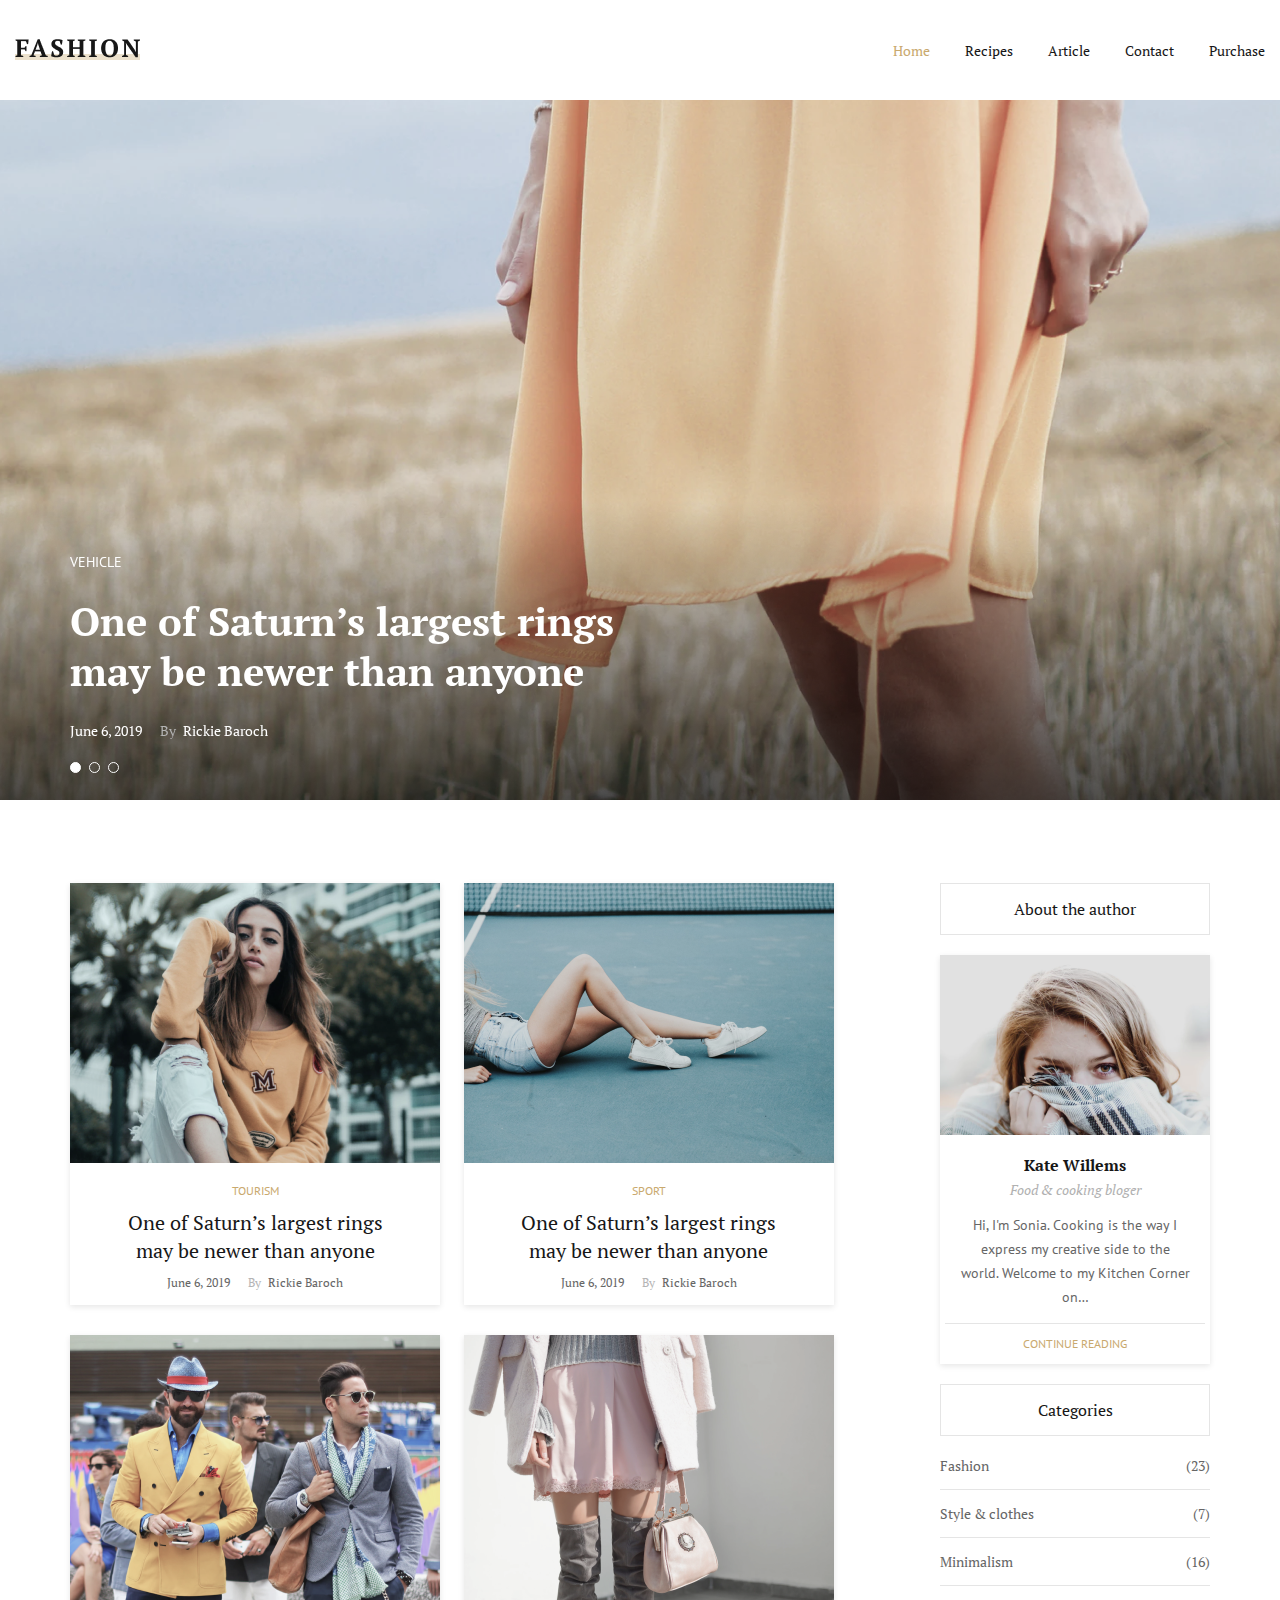
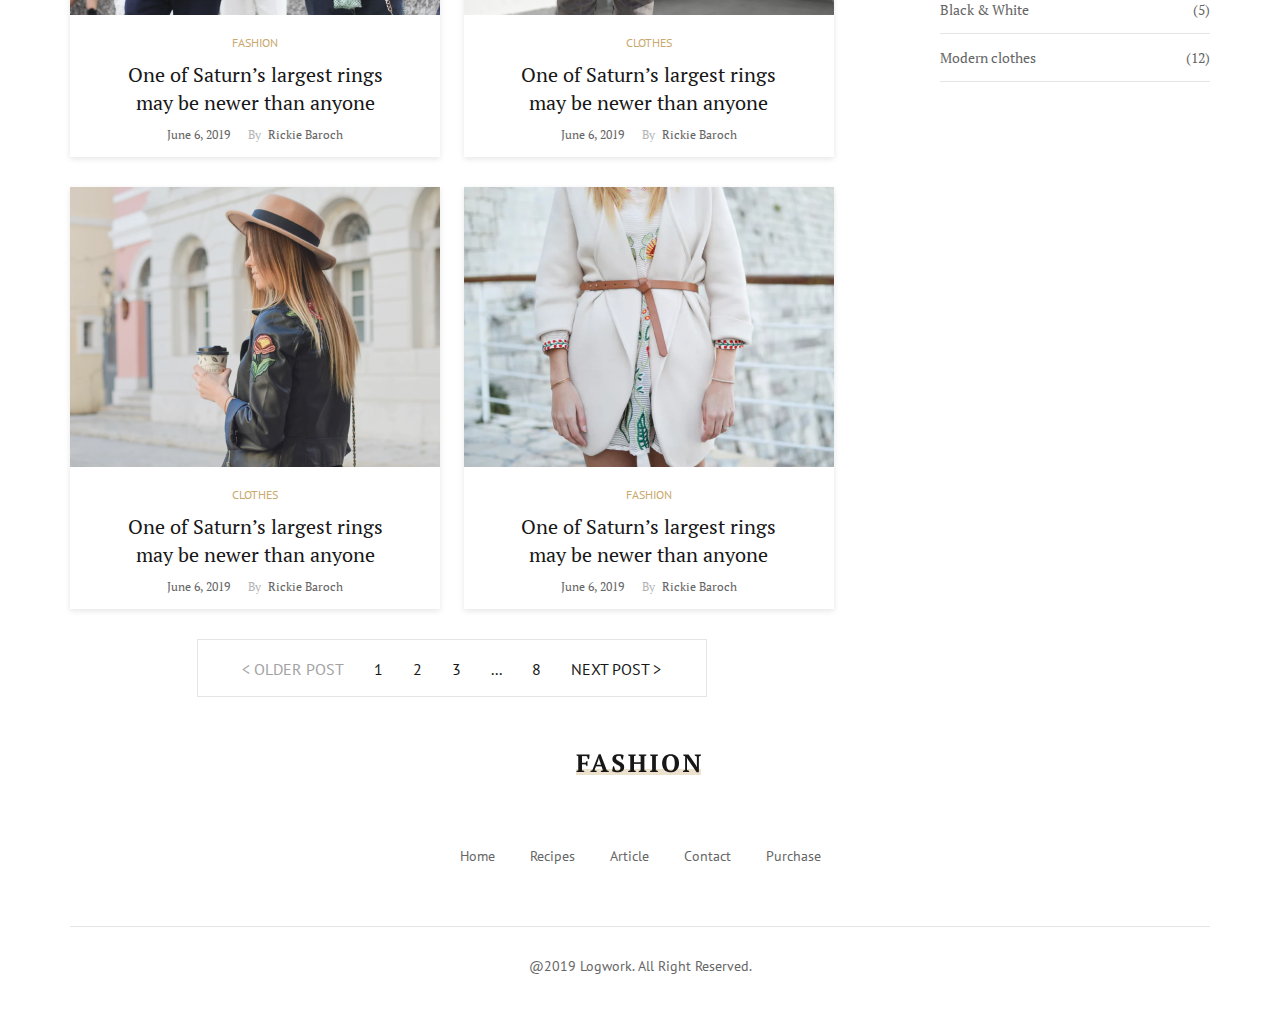
<file: index.html>
<!doctype html>
<html lang="en">
<head>
  <meta charset="UTF-8">
  <meta name="viewport"
        content="width=device-width, user-scalable=no, initial-scale=1.0, maximum-scale=1.0, minimum-scale=1.0">
  <meta http-equiv="X-UA-Compatible" content="ie=edge">
  <title>Fashion Blog</title>
  <link rel="preconnect" href="https://fonts.gstatic.com">
  <link href="https://fonts.googleapis.com/css2?family=PT+Sans&family=PT+Serif:ital,wght@0,400;0,700;1,400&display=swap" rel="stylesheet">
  <link rel="stylesheet" href="css/slick.css">
  <link rel="stylesheet" href="css/style.css">
</head>
<body>
  <header class="header">
    <div class="container-big">
      <div class="header-top">
        <a class="header-top__logo" href="#">
          <img src="images/logotype.png" alt="picture" class="header__img">
        </a>
        <nav class="header-top__menu">
          <ul class="header-top__list">
            <li class="header-top__item"><a class="header-top__link header-top__link-active" href="#">Home</a></li>
            <li class="header-top__item"><a class="header-top__link" href="#">Recipes</a></li>
            <li class="header-top__item"><a class="header-top__link" href="#">Article</a></li>
            <li class="header-top__item"><a class="header-top__link" href="#">Contact</a></li>
            <li class="header-top__item"><a class="header-top__link" href="#">Purchase</a></li>
          </ul>
        </nav>
        <div class="burger-menu"></div>
      </div>
    </div>
  </header>

  <section class="slider">
    <div class="slider__inner">
      <div class="slider__item" style="background-image: url('images/slider-bg.png');">
        <div class="slider__item-box container">
          <p class="slider__rubric">vehicle</p>
          <h1 class="slider__title">
            One of Saturn’s largest rings may be newer than anyone
          </h1>
          <p class="slider__date-author">
            <span class="date">June 6, 2019</span>
            <span class="by">By</span>
            <span class="author">Rickie Baroch</span>
          </p>
        </div>
      </div>
      <div class="slider__item" style="background-image: url('images/slider-bg.png');">
        <div class="slider__item-box container">
          <p class="slider__rubric">vehicle</p>
          <h1 class="slider__title">
            One of Saturn’s largest rings may be newer than anyone
          </h1>
          <p class="slider__date-author">
            <span class="date">June 6, 2019</span>
            <span class="by">By</span>
            <span class="author">Rickie Baroch</span>
          </p>
        </div>
      </div>
      <div class="slider__item" style="background-image: url('images/slider-bg.png');">
        <div class="slider__item-box container">
          <p class="slider__rubric">vehicle</p>
          <h1 class="slider__title">
            One of Saturn’s largest rings may be newer than anyone
          </h1>
          <p class="slider__date-author">
            <span class="date">June 6, 2019</span>
            <span class="by">By</span>
            <span class="author">Rickie Baroch</span>
          </p>
        </div>
      </div>
    </div>
  </section>

  <section class="post">
    <div class="container">
      <div class="post__inner">
        <div class="post__left">
          <div class="post__box">
            <a href="#" class="post__item">
              <img src="images/post-img1.png" alt="picture">
              <div class="post__info">
                <p class="post__rubric">Tourism</p>
                <h1 class="post__title">
                  One of Saturn’s largest rings may be newer than anyone
                </h1>
                <p class="post__date-author">
                  <span class="date">June 6, 2019</span>
                  <span class="by">By</span>
                  <span class="author">Rickie Baroch</span>
                </p>
              </div>
            </a>
            <a href="#" class="post__item">
              <img src="images/post-img2.png" alt="picture">
              <div class="post__info">
                <p class="post__rubric">Sport</p>
                <h1 class="post__title">
                  One of Saturn’s largest rings may be newer than anyone
                </h1>
                <p class="post__date-author">
                  <span class="date">June 6, 2019</span>
                  <span class="by">By</span>
                  <span class="author">Rickie Baroch</span>
                </p>
              </div>
            </a>
            <a href="#" class="post__item">
              <img src="images/post-img3.png" alt="picture">
              <div class="post__info">
                <p class="post__rubric">Fashion</p>
                <h1 class="post__title">
                  One of Saturn’s largest rings may be newer than anyone
                </h1>
                <p class="post__date-author">
                  <span class="date">June 6, 2019</span>
                  <span class="by">By</span>
                  <span class="author">Rickie Baroch</span>
                </p>
              </div>
            </a>
            <a href="#" class="post__item">
              <img src="images/post-img4.png" alt="picture">
              <div class="post__info">
                <p class="post__rubric">Clothes</p>
                <h1 class="post__title">
                  One of Saturn’s largest rings may be newer than anyone
                </h1>
                <p class="post__date-author">
                  <span class="date">June 6, 2019</span>
                  <span class="by">By</span>
                  <span class="author">Rickie Baroch</span>
                </p>
              </div>
            </a>
            <a href="#" class="post__item">
              <img src="images/post-img5.png" alt="picture">
              <div class="post__info">
                <p class="post__rubric">Clothes</p>
                <h1 class="post__title">
                  One of Saturn’s largest rings may be newer than anyone
                </h1>
                <p class="post__date-author">
                  <span class="date">June 6, 2019</span>
                  <span class="by">By</span>
                  <span class="author">Rickie Baroch</span>
                </p>
              </div>
            </a>
            <a href="#" class="post__item">
              <img src="images/post-img6.png" alt="picture">
              <div class="post__info">
                <p class="post__rubric">Fashion</p>
                <h1 class="post__title">
                  One of Saturn’s largest rings may be newer than anyone
                </h1>
                <p class="post__date-author">
                  <span class="date">June 6, 2019</span>
                  <span class="by">By</span>
                  <span class="author">Rickie Baroch</span>
                </p>
              </div>
            </a>
          </div>
          <div class="post__pagination">
            <nav>
              <ul class="pagination">
                <li class="pagination__item pagination-prev"><a class="pagination__link link-prev disable" href="#"> < older post </a></li>
                <li class="pagination__item"><a class="pagination__link" href="#">1</a></li>
                <li class="pagination__item"><a class="pagination__link" href="#">2</a></li>
                <li class="pagination__item"><a class="pagination__link" href="#">3</a></li>
                <li class="pagination__item"><a class="pagination__link" href="#">...</a></li>
                <li class="pagination__item"><a class="pagination__link" href="#">8</a></li>
                <li class="pagination__item pagination-next"><a class="pagination__link link-next" href="#"> next post > </a></li>
              </ul>
            </nav>
          </div>
        </div>
        <div class="sidebar">
          <div class="sidebar__toptitle">About the author</div>
          <div class="sidebar__info info-block">
            <img class="info-block__img" src="images/sidebar-img.png" alt="picture">
            <div class="info-block__title">Kate Willems</div>
            <div class="info-block__subtitle">Food & cooking bloger</div>
            <div class="info-block__text">Hi, I'm Sonia. Cooking is the way I express my creative side to the world. Welcome to my Kitchen Corner on…</div>
            <a href="#" class="info-block__link">Continue Reading</a>
          </div>
          <div class="sidebar__middletitle">Categories</div>
          <div class="sidebar__categories categories">
            <div class="categories__box">
              <span class="categorie">Fashion</span>
              <span class="number">(23)</span>
            </div>
            <div class="categories__box">
              <span class="categorie">Style & clothes</span>
              <span class="number">(7)</span>
            </div>
            <div class="categories__box">
              <span class="categorie">Minimalism</span>
              <span class="number">(16)</span>
            </div>
            <div class="categories__box">
              <span class="categorie">Black & White</span>
              <span class="number">(5)</span>
            </div>
            <div class="categories__box">
              <span class="categorie">Modern clothes</span>
              <span class="number">(12)</span>
            </div>
          </div>
        </div>
      </div>
    </div>
  </section>

  <footer class="footer">
    <div class="container">
      <div class="footer__inner">
        <div class="footer__logo">
          <a href="#">
            <img class="footer__img" src="images/logotype.png" alt="picture">
          </a>
        </div>
        <nav>
          <ul class="footer__menu">
            <li class="footer__item"><a class="footer__link" href="#">Home</a></li>
            <li class="footer__item"><a class="footer__link" href="#">Recipes</a></li>
            <li class="footer__item"><a class="footer__link" href="#">Article</a></li>
            <li class="footer__item"><a class="footer__link" href="#">Contact</a></li>
            <li class="footer__item"><a class="footer__link" href="#">Purchase</a></li>
          </ul>
        </nav>
      </div>
    </div>
  </footer>

  <div class="footer-bottom">
    <div class="container">
      <div class="footer-bottom__inner">
        <div class="footer-bottom__text">@2019 Logwork. All Right Reserved.</div>
      </div>
    </div>
  </div>

  <script src="js/jquery-3.5.1.min.js"></script>
  <script src="js/slick.min.js"></script>
  <script src="js/script.js"></script>
</body>
</html>
</file>
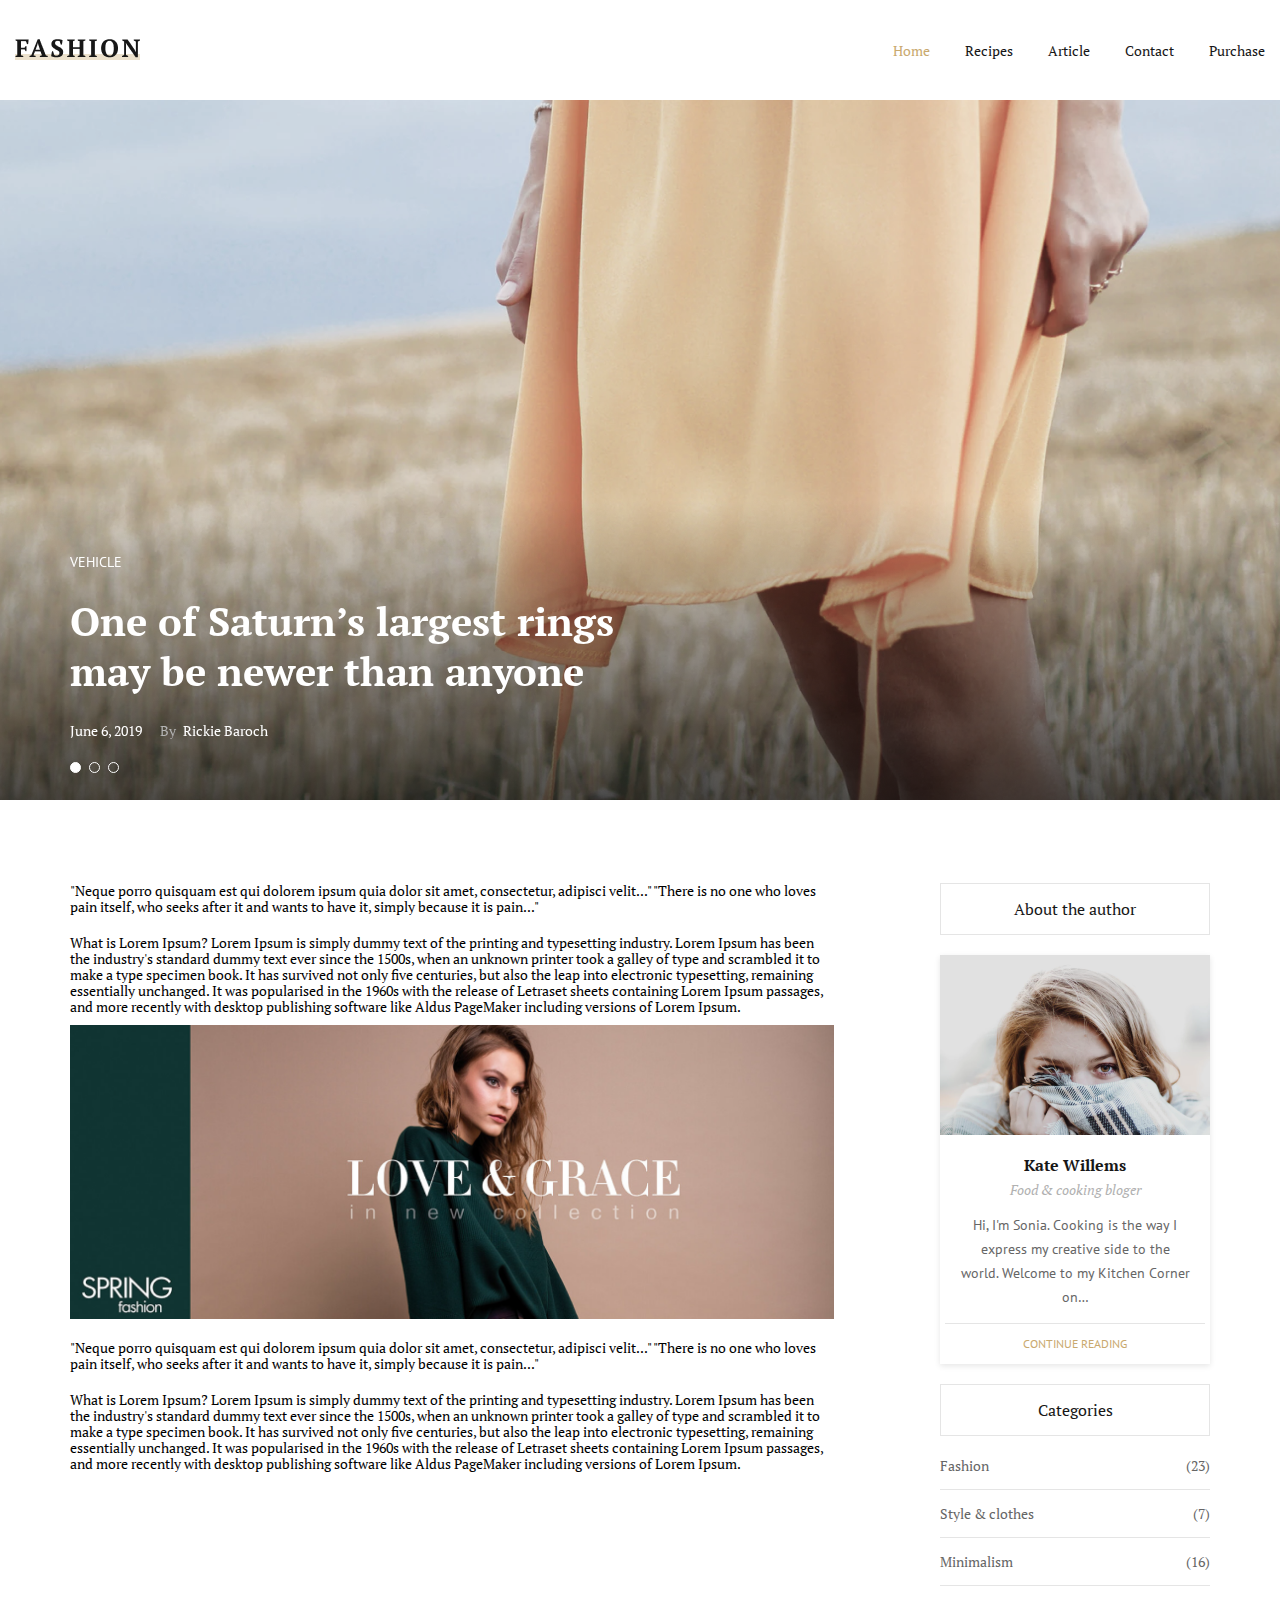
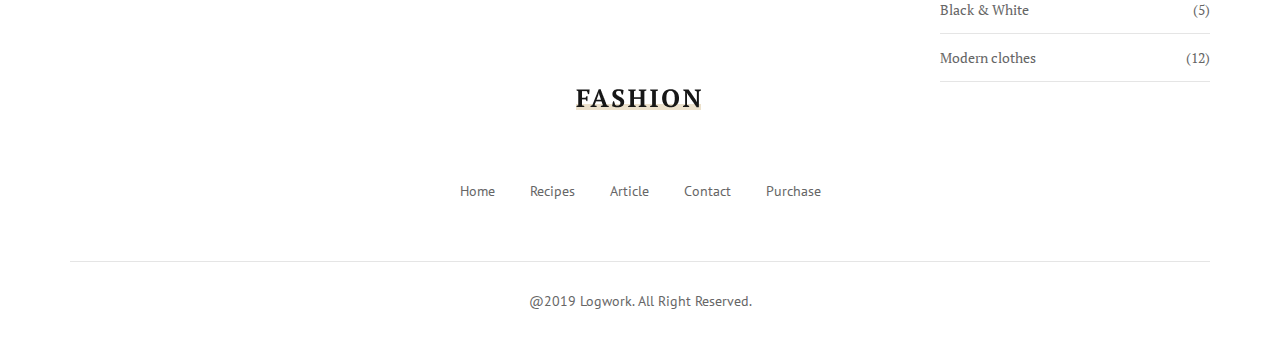
<file: single.html>
<!doctype html>
<html lang="en">
<head>
  <meta charset="UTF-8">
  <meta name="viewport"
        content="width=device-width, user-scalable=no, initial-scale=1.0, maximum-scale=1.0, minimum-scale=1.0">
  <meta http-equiv="X-UA-Compatible" content="ie=edge">
  <title>Fashion Blog</title>
  <link rel="preconnect" href="https://fonts.gstatic.com">
  <link href="https://fonts.googleapis.com/css2?family=PT+Sans&family=PT+Serif:ital,wght@0,400;0,700;1,400&display=swap" rel="stylesheet">
  <link rel="stylesheet" href="css/slick.css">
  <link rel="stylesheet" href="css/style.css">
</head>
<body>
<header class="header">
  <div class="container-big">
    <div class="header-top">
      <a class="header-top__logo" href="#">
        <img src="images/logotype.png" alt="picture" class="header__img">
      </a>
      <nav class="header-top__menu">
        <ul class="header-top__list">
          <li class="header-top__item"><a class="header-top__link header-top__link-active" href="#">Home</a></li>
          <li class="header-top__item"><a class="header-top__link" href="#">Recipes</a></li>
          <li class="header-top__item"><a class="header-top__link" href="#">Article</a></li>
          <li class="header-top__item"><a class="header-top__link" href="#">Contact</a></li>
          <li class="header-top__item"><a class="header-top__link" href="#">Purchase</a></li>
        </ul>
      </nav>
      <div class="burger-menu">
        <!--          <img src="images/menu-button.svg" alt="picture" class="menu-button">-->
        <!--          <img src="images/close-button.svg" alt="picture" class="close-button">-->
      </div>
    </div>
  </div>
</header>

<section class="slider">
  <div class="slider__inner">
    <div class="slider__item" style="background-image: url('images/slider-bg.png');">
      <div class="slider__item-box container">
        <p class="slider__rubric">vehicle</p>
        <h1 class="slider__title">
          One of Saturn’s largest rings may be newer than anyone
        </h1>
        <p class="slider__date-author">
          <span class="date">June 6, 2019</span>
          <span class="by">By</span>
          <span class="author">Rickie Baroch</span>
        </p>
      </div>
    </div>
    <div class="slider__item" style="background-image: url('images/slider-bg.png');">
      <div class="slider__item-box container">
        <p class="slider__rubric">vehicle</p>
        <h1 class="slider__title">
          One of Saturn’s largest rings may be newer than anyone
        </h1>
        <p class="slider__date-author">
          <span class="date">June 6, 2019</span>
          <span class="by">By</span>
          <span class="author">Rickie Baroch</span>
        </p>
      </div>
    </div>
    <div class="slider__item" style="background-image: url('images/slider-bg.png');">
      <div class="slider__item-box container">
        <p class="slider__rubric">vehicle</p>
        <h1 class="slider__title">
          One of Saturn’s largest rings may be newer than anyone
        </h1>
        <p class="slider__date-author">
          <span class="date">June 6, 2019</span>
          <span class="by">By</span>
          <span class="author">Rickie Baroch</span>
        </p>
      </div>
    </div>
  </div>
</section>

<section class="post">
  <div class="container">
    <div class="post__inner">
      <div class="post__left">
        <div class="post__single">
          <div class="single-text">
            <p class="single-text__top">
              "Neque porro quisquam est qui dolorem ipsum quia dolor sit amet, consectetur, adipisci velit..."
              "There is no one who loves pain itself, who seeks after it and wants to have it, simply because it is pain..."
            </p>
            <p class="single-text__bottom">
              What is Lorem Ipsum?
              Lorem Ipsum is simply dummy text of the printing and typesetting industry. Lorem Ipsum has been the industry's standard dummy text ever since the 1500s,
              when an unknown printer took a galley of type and scrambled it to make a type specimen book. It has survived not only five centuries, but also the leap into electronic typesetting,
              remaining essentially unchanged. It was popularised in the 1960s with the release of Letraset sheets containing Lorem Ipsum passages, and more recently with desktop publishing
              software like Aldus PageMaker including versions of Lorem Ipsum.
            </p>
          </div>
          <img class="single-text__img" src="images/single-post-img.png" alt="picture">
          <div class="single-text">
            <p class="single-text__top">
              "Neque porro quisquam est qui dolorem ipsum quia dolor sit amet, consectetur, adipisci velit..."
              "There is no one who loves pain itself, who seeks after it and wants to have it, simply because it is pain..."
            </p>
            <p class="single-text__bottom">
              What is Lorem Ipsum?
              Lorem Ipsum is simply dummy text of the printing and typesetting industry. Lorem Ipsum has been the industry's standard dummy text ever since the 1500s,
              when an unknown printer took a galley of type and scrambled it to make a type specimen book. It has survived not only five centuries, but also the leap into electronic typesetting,
              remaining essentially unchanged. It was popularised in the 1960s with the release of Letraset sheets containing Lorem Ipsum passages, and more recently with desktop publishing
              software like Aldus PageMaker including versions of Lorem Ipsum.
            </p>
          </div>
        </div>
      </div>
      <div class="sidebar">
        <div class="sidebar__toptitle">About the author</div>
        <div class="sidebar__info info-block">
          <img class="info-block__img" src="images/sidebar-img.png" alt="picture">
          <div class="info-block__title">Kate Willems</div>
          <div class="info-block__subtitle">Food & cooking bloger</div>
          <div class="info-block__text">Hi, I'm Sonia. Cooking is the way I express my creative side to the world. Welcome to my Kitchen Corner on…</div>
          <a href="#" class="info-block__link">Continue Reading</a>
        </div>
        <div class="sidebar__middletitle">Categories</div>
        <div class="sidebar__categories categories">
          <div class="categories__box">
            <span class="categorie">Fashion</span>
            <span class="number">(23)</span>
          </div>
          <div class="categories__box">
            <span class="categorie">Style & clothes</span>
            <span class="number">(7)</span>
          </div>
          <div class="categories__box">
            <span class="categorie">Minimalism</span>
            <span class="number">(16)</span>
          </div>
          <div class="categories__box">
            <span class="categorie">Black & White</span>
            <span class="number">(5)</span>
          </div>
          <div class="categories__box">
            <span class="categorie">Modern clothes</span>
            <span class="number">(12)</span>
          </div>
        </div>
      </div>
    </div>
  </div>
</section>

<footer class="footer">
  <div class="container">
    <div class="footer__inner">
      <div class="footer__logo">
        <a href="#">
          <img class="footer__img" src="images/logotype.png" alt="picture">
        </a>
      </div>
      <nav>
        <ul class="footer__menu">
          <li class="footer__item"><a class="footer__link" href="#">Home</a></li>
          <li class="footer__item"><a class="footer__link" href="#">Recipes</a></li>
          <li class="footer__item"><a class="footer__link" href="#">Article</a></li>
          <li class="footer__item"><a class="footer__link" href="#">Contact</a></li>
          <li class="footer__item"><a class="footer__link" href="#">Purchase</a></li>
        </ul>
      </nav>
    </div>
  </div>
</footer>

<div class="footer-bottom">
  <div class="container">
    <div class="footer-bottom__inner">
      <div class="footer-bottom__text">@2019 Logwork. All Right Reserved.</div>
    </div>
  </div>
</div>

<script src="js/jquery-3.5.1.min.js"></script>
<script src="js/slick.min.js"></script>
<script src="js/script.js"></script>
</body>
</html>
</file>
<file: css/style.css>
/*GLOBAL*/
html {
  box-sizing: border-box;
}

*,
*::before,
*::after {
  box-sizing: inherit;
}

body {
  /*font-family: 'PT Sans', sans-serif;*/
  font-family: 'PT Serif', serif;
  background-color: #ffffff;
  margin: 0;
}

.container-big {
  max-width: 1760px;
  margin: 0 auto;
  padding: 0 15px;
}

.container {
  max-width: 1170px;
  margin: 0 auto;
  padding: 0 15px;
}

ul,
li {
  list-style: none;
  padding: 0;
  margin: 0;
}

h1,
h2,
h3,
h4,
h5,
h6 {
  margin: 0;
  padding: 0;
}

p {
  margin: 0;
  padding: 0;
}

a {
  display: inline-block;
  text-decoration: none;
}
/*GLOBAL end*/

/*HEADER*/
.header-top {
  display: flex;
  justify-content: space-between;
  align-items: center;
  height: 100px;
}

.header-top__link {
  font-style: normal;
  font-weight: 400;
  font-size: 14px;
  line-height: 19px;
  color: #171717;
  transition: all 0.3s;
}

.header-top__link:hover {
  color: #C9A96E;
  transition: all 0.3s;
}

.header-top__link-active {
  color: #C9A96E;
}

.header-top__list {
  display: flex;
}

.header-top__list li + li {
  margin-left: 35px;
}
/*HEADER end*/

/*SLIDER*/
.slider__item {
  background-size: cover;
  background-repeat: no-repeat;
  background-position: center center;
  min-height: 700px;
}

.slider__item.slick-slide {
  display: flex;
  justify-content: flex-start;
  align-items: flex-end;
}

.slider__item-box.container {
  width: 100%;
  padding-bottom: 60px;
}

.slider__rubric {
  font-family: 'PT Sans', sans-serif;
  font-style: normal;
  font-weight: 400;
  font-size: 14px;
  line-height: 18px;
  text-transform: uppercase;
  color: #ffffff;
}

.slider__title {
  font-style: normal;
  font-weight: 700;
  font-size: 40px;
  line-height: 50px;
  color: #ffffff;
  max-width: 560px;
  margin-top: 25px;
  margin-bottom: 25px;
}

.slider__date-author {
  font-style: normal;
  font-weight: 400;
  font-size: 14px;
  line-height: 19px;
  color: #ffffff;
}

.slider__date-author .by {
  margin-left: 15px;
  margin-right: 4px;
  color: #B4B4B4;
}

.slick-dots {
  display: flex;
  position: relative;
  bottom: 50px;
}

.slick-dots li button {
  width: 11px;
  height: 11px;
  border-radius: 50%;
  padding: 0;
  font-size: 0;
  border: 1px solid #ffffff;
  background-color: transparent;
  cursor: pointer;
  outline: none;
}

.slick-dots li + li {
  margin-left: 8px;
}

.slick-dots .slick-active button {
  background-color: #ffffff;
}

.slider__item.slick-slide {
  outline: none;
}
/*SLIDER end*/

/*SECTION POST*/
.post {
  margin-top: 60px;
}

.post__inner {
  display: flex;
}
/*left*/
.post__left {
  width: 67%;
}

.post__box {
  display: flex;
  justify-content: space-between;
  flex-wrap: wrap;
}

.post__item {
  max-width: 370px;
  box-shadow: 0px 2px 6px rgba(0, 0, 0, 0.1);
  margin-bottom: 30px;
  transition: all 0.5s;
}

.post__item:hover {
  box-shadow: 0px 2px 6px rgba(0, 0, 0, 0.5);
  transition: all 0.5s;
}

.post__info {
  text-align: center;
}

.post__rubric {
  text-transform: uppercase;
  font-family: 'PT Sans', sans-serif;
  font-style: normal;
  font-weight: 400;
  font-size: 12px;
  line-height: 16px;
  color: #C9A96E;
  padding-top: 15px;

}

.post__title {
  font-style: normal;
  font-weight: 400;
  font-size: 20px;
  line-height: 28px;
  color: #171717;
  margin: 10px auto;
  width: 285px;
}

.post__date-author {
  font-style: normal;
  font-weight: 400;
  font-size: 12px;
  line-height: 16px;
  color: #666666;
  padding-bottom: 14px;
}

.post__date-author .by {
  margin-left: 15px;
  margin-right: 4px;
  color: #B4B4B4;
}

/*SINGLE-POST*/
.single-text {
  font-style: normal;
  font-weight: 400;
  font-size: 14px;
  line-height: 16px;
  color: #000000;
}

.single-text__top {
  margin-bottom: 20px;
}

.single-text__bottom {
  margin-bottom: 10px;
}

.single-text__img {
  margin-bottom: 16px;
  max-width: 100%;
}
/*SINGLE-POST end*/
/*sidebar*/
.sidebar {
  max-width: 270px;
  margin-left: auto;
  text-align: center;
}

.sidebar__toptitle,
.sidebar__middletitle {
  font-style: normal;
  font-weight: 400;
  font-size: 16px;
  line-height: 21px;
  text-align: center;
  color: #171717;
  border: 1px solid #E5E5E5;
  padding: 15px 70px 14px 70px;
  margin-bottom: 20px;
}

.info-block {
  box-shadow: 0px 2px 6px rgba(0, 0, 0, 0.1);
  margin-bottom: 20px;
}

.info-block__title {
  font-style: normal;
  font-weight: 700;
  font-size: 16px;
  line-height: 21px;
  color: #171717;
  margin-top: 15px;
}

.info-block__subtitle {
  font-style: italic;
  font-weight: 400;
  font-size: 14px;
  line-height: 19px;
  text-align: center;
  color: #B1B1B1;
  margin-top: 4px;
  margin-bottom: 14px;
}

.info-block__text {
  font-family: 'PT Sans', sans-serif;
  font-style: normal;
  font-weight: normal;
  font-size: 14px;
  line-height: 24px;
  text-align: center;
  color: #666666;
  max-width: 230px;
  margin: 0 auto;
}

.info-block__link {
  font-family: 'PT Sans', sans-serif;
  font-style: normal;
  font-weight: normal;
  font-size: 12px;
  line-height: 16px;
  text-transform: uppercase;
  color: #C9A96E;
  padding: 12px 78px 12px 78px;
  border-top: 1px solid #E5E5E5;
  margin: 14px 2px 0 2px ;
}

.categories__box {
  display: flex;
  justify-content: space-between;
  padding-bottom: 14px;
  border-bottom: 1px solid #E5E5E5;
}

.categories__box + .categories__box {
  margin-top: 14px;
}

.categorie,
.number {
  font-style: normal;
  font-weight: 400;
  font-size: 14px;
  line-height: 19px;
  color: #666666;
}
/*PAGINATION*/
.post__pagination {
  max-width: 510px;
  margin: 0 auto 50px auto;

}

.pagination {
  display: flex;
  align-items: center;
  justify-content: center;
  padding: 18px 15px 16px 15px;
  border: 1px solid #E5E5E5;
}

.pagination-prev .pagination__link,
.pagination-next .pagination__link {
  font-family: 'PT Sans', sans-serif;
  text-transform: uppercase;
  font-size: 14px;
  line-height: 16px;
  color: #171717;
}

.pagination-prev .pagination__link.disable {
  color: #A2A2A2;
}

.pagination__item .pagination__link {
  font-family: 'PT Sans', sans-serif;
  font-size: 16px;
  line-height: 16px;
  color: #171717;
}

.pagination__item + .pagination__item {
  margin-left: 30px;
}
/*SECTION POST end*/

/*FOOTER*/
.footer__inner {
  text-align: center;
}

.footer__logo {
  margin-bottom: 60px;
}

.footer__menu {
  display: flex;
  justify-content: center;
  margin-bottom: 60px;
}

.footer__link {
  font-family: 'PT Sans', sans-serif;
  font-style: normal;
  font-weight: normal;
  font-size: 14px;
  line-height: 18px;
  color: #666666;
  transition: all 0.3s;
}

.footer__link:hover {
  color: #C9A96E;
  transition: all 0.3s;
}

.footer__item + .footer__item {
  margin-left: 35px;
}
/*FOOTER end*/

/*FOOTER-BOTTOM*/
.footer-bottom__text {
  font-family: 'PT Sans', sans-serif;
  font-style: normal;
  font-weight: normal;
  font-size: 14px;
  line-height: 18px;
  color: #666666;
  padding: 30px 0 40px 0;
  text-align: center;
  border-top: 1px solid #E5E5E5;
}
/*FOOTER-BOTTOM end*/

/*MENU-BURGER*/
.burger-menu {
  display: none;
}

.burger-menu {
  width: 30px;
  height: 30px;
  cursor: pointer;
  background: url("../images/menu-button.svg") no-repeat center;
  background-size: contain;
}

.burger-menu__active {
  width: 30px;
  height: 30px;
  cursor: pointer;
  background: url("../images/close-button.svg") no-repeat center;
  background-size: contain;
}
/*MENU-BURGER end*/

/*================================================================================================================*/

/*MEDIA QUERIES*/
@media (max-width: 1200px) {
  .sidebar {
    display: none;
  }

  .post__left {
    width: 100%;
  }

  .post__box {
    justify-content: space-around;
  }

  .post__item img {
    width: 100%;
  }

  .header-top__link {
    transition: none;
  }

  .header-top__link:hover {
    transition: none;
  }
}

@media (max-width: 600px) {
  .burger-menu {
    display: block;
    z-index: 5;
  }

  .slider__item {
    min-height: 450px;
  }

  .header-top__menu {
    visibility: hidden;
  }

  .header-top__menu.header-top__menu-active {
    visibility: visible;
    position: absolute;
    top: 0px;
    left: 0;
    margin: 0 auto;
    width: 100%;
    background-color: #ffffff;
    padding-top: 20px;
    min-height: 100vh;
    z-index: 5;
    transition: all 0.5s;
  }

  .header-top__list {
    justify-content: center;
    flex-direction: column;
    align-items: center;
    height: 100vh;
  }

  .header-top__item {
    margin-bottom: 60px;
  }

  .header-top__item + .header-top__item {
    margin-left: 0;
  }

  .header-top__link {
    font-size: 35px;
  }

  .header-top__logo {
    z-index: 10;
  }
}

@media (max-width: 500px) {
  .pagination__item .pagination__link.link-prev,
  .pagination__item .pagination__link.link-next {
    font-size: 10px;
  }

  .pagination {
    padding: 18px 0px 16px 0px;
  }

  .pagination__item + .pagination__item {
    margin-left: 18px;
  }
}

@media (max-width: 380px) {
  .footer__item + .footer__item {
    margin-left: 20px;
  }
}
/*MEDIA QUERIES end*/
</file>
